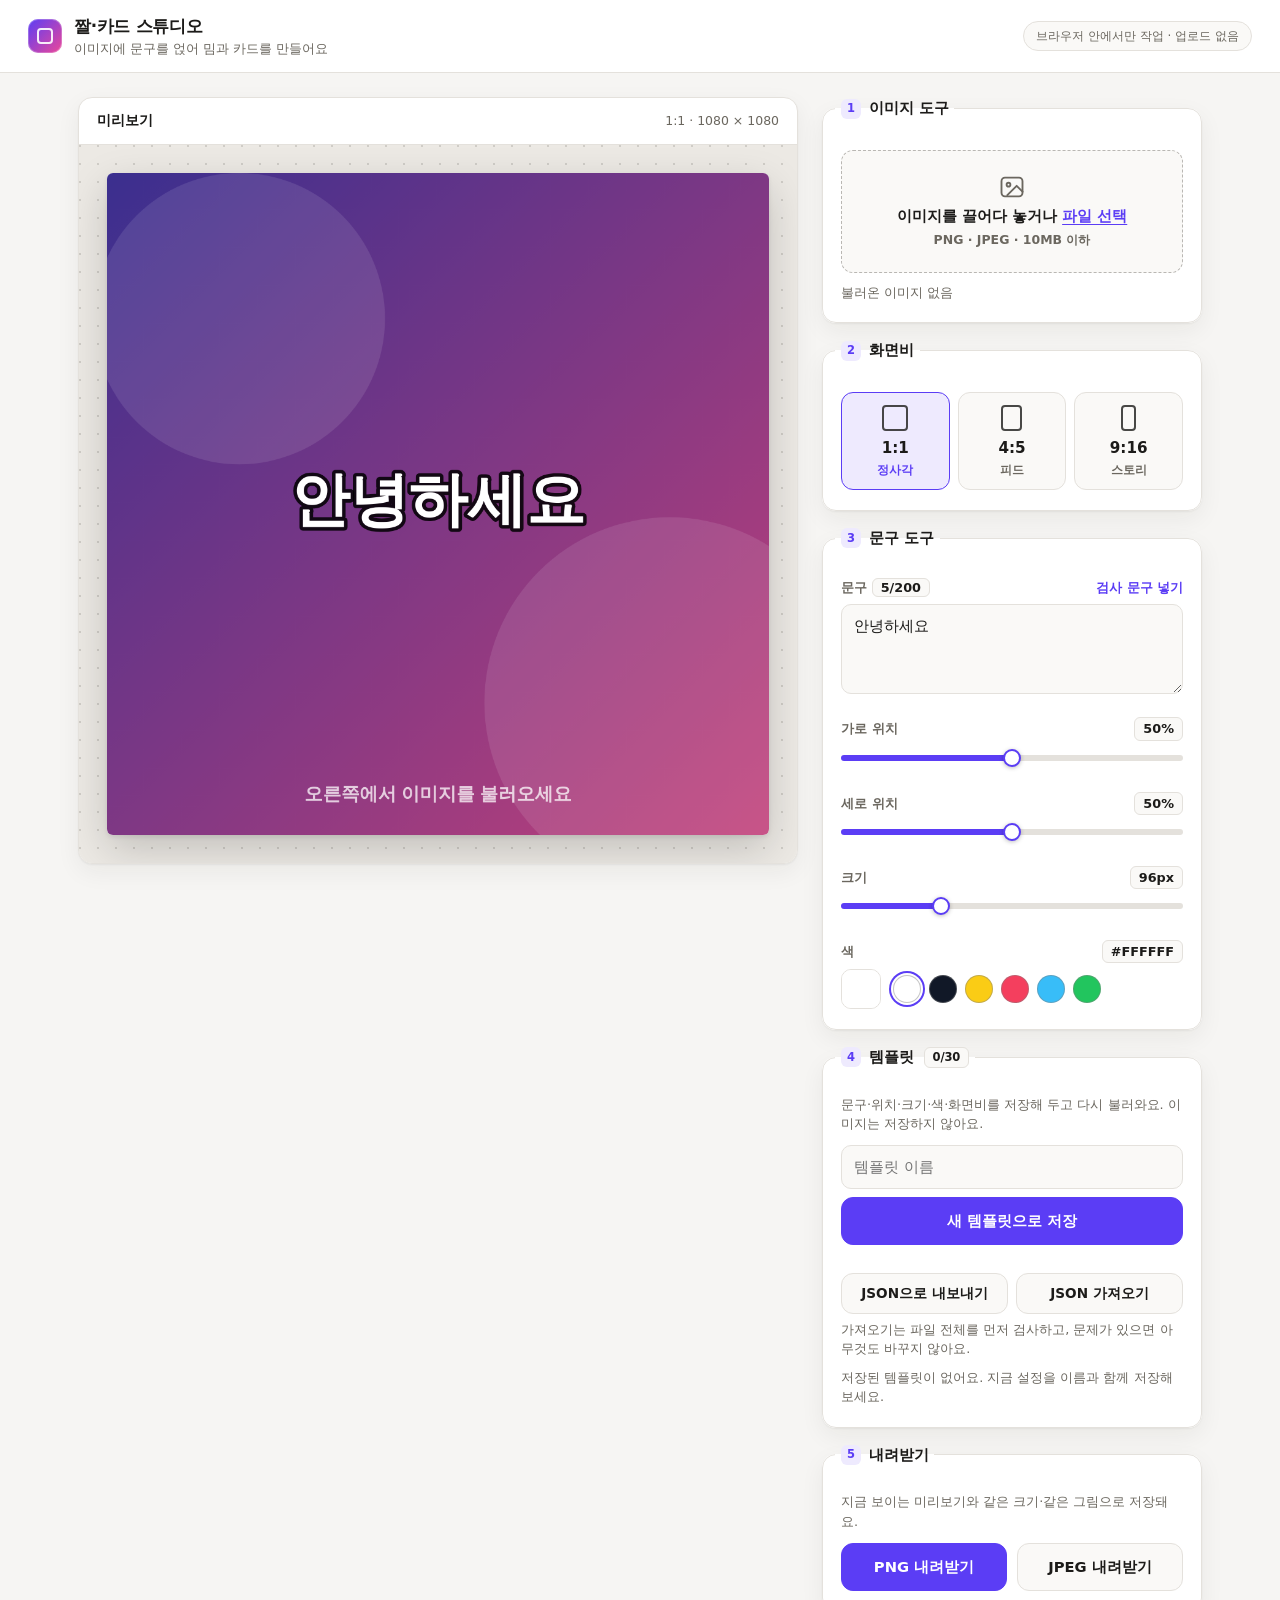
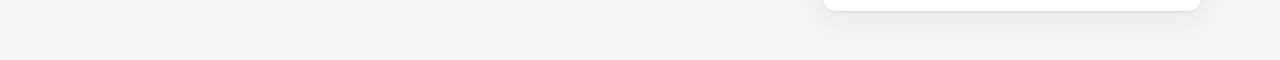
<file: index.html>
<!doctype html>
<html lang="ko">
<head>
<meta charset="utf-8">
<meta name="viewport" content="width=device-width, initial-scale=1">
<meta name="color-scheme" content="light dark">
<title>짤·카드 스튜디오</title>
<link rel="stylesheet" href="style.css">
</head>
<body>
<header class="topbar">
  <div class="brand">
    <span class="brand-mark" aria-hidden="true"></span>
    <div>
      <h1>짤·카드 스튜디오</h1>
      <p>이미지에 문구를 얹어 밈과 카드를 만들어요</p>
    </div>
  </div>
  <span class="badge">브라우저 안에서만 작업 · 업로드 없음</span>
</header>

<main class="layout">
  <section class="stage" aria-label="미리보기">
    <div class="stage-head">
      <span class="stage-title">미리보기</span>
      <span id="canvas-meta" class="stage-meta">1:1 · 1080 × 1080</span>
    </div>
    <div class="stage-body">
      <canvas id="canvas" width="1080" height="1080" role="img" aria-label="미리보기 캔버스"></canvas>
    </div>
  </section>

  <aside class="tools" aria-label="편집 도구">
    <div id="message" role="alert" aria-live="polite" hidden></div>

    <fieldset id="image-tools" class="panel">
      <legend><span class="step">1</span>이미지 도구</legend>

      <label id="dropzone" class="dropzone" for="file">
        <svg viewBox="0 0 24 24" width="28" height="28" aria-hidden="true" fill="none" stroke="currentColor" stroke-width="1.6" stroke-linecap="round" stroke-linejoin="round"><rect x="3" y="4" width="18" height="16" rx="3"/><circle cx="9" cy="10" r="1.6"/><path d="m21 16-5-5-8 8"/></svg>
        <span class="dz-title">이미지를 끌어다 놓거나 <u>파일 선택</u></span>
        <span class="dz-sub">PNG · JPEG · 10MB 이하</span>
      </label>
      <input id="file" class="visually-hidden" type="file" accept="image/png,image/jpeg">
      <p id="file-info" class="hint">불러온 이미지 없음</p>
    </fieldset>

    <fieldset id="ratio-tools" class="panel">
      <legend><span class="step">2</span>화면비</legend>
      <div class="segmented" role="radiogroup" aria-label="화면비">
        <input type="radio" name="ratio" id="ratio-1-1" value="1:1" checked>
        <label for="ratio-1-1"><i class="ratio-icon r11" aria-hidden="true"></i>1:1<small>정사각</small></label>
        <input type="radio" name="ratio" id="ratio-4-5" value="4:5">
        <label for="ratio-4-5"><i class="ratio-icon r45" aria-hidden="true"></i>4:5<small>피드</small></label>
        <input type="radio" name="ratio" id="ratio-9-16" value="9:16">
        <label for="ratio-9-16"><i class="ratio-icon r916" aria-hidden="true"></i>9:16<small>스토리</small></label>
      </div>
    </fieldset>

    <fieldset id="text-tools" class="panel">
      <legend><span class="step">3</span>문구 도구</legend>

      <div class="field">
        <div class="field-head">
          <label for="text">문구 <output id="text-count" aria-live="off"></output></label>
          <button type="button" id="fill-test" class="link-btn">검사 문구 넣기</button>
        </div>
        <textarea id="text" rows="3" maxlength="200" placeholder="문구를 입력하세요">안녕하세요</textarea>
        <p id="fit-note" class="hint" role="status" hidden></p>
      </div>

      <div class="field">
        <div class="field-head"><label for="x">가로 위치</label><output id="x-out"></output></div>
        <input id="x" type="range" min="0" max="100" value="50">
      </div>

      <div class="field">
        <div class="field-head"><label for="y">세로 위치</label><output id="y-out"></output></div>
        <input id="y" type="range" min="0" max="100" value="50">
      </div>

      <div class="field">
        <div class="field-head"><label for="size">크기</label><output id="size-out"></output></div>
        <input id="size" type="range" min="16" max="300" value="96">
      </div>

      <div class="field">
        <div class="field-head"><label for="color">색</label><output id="color-out"></output></div>
        <div class="color-row">
          <input id="color" type="color" value="#ffffff" aria-label="색 직접 선택">
          <div class="swatches" role="group" aria-label="추천 색">
            <button type="button" class="swatch" data-color="#ffffff" style="--c:#ffffff" aria-label="흰색"></button>
            <button type="button" class="swatch" data-color="#111827" style="--c:#111827" aria-label="검정"></button>
            <button type="button" class="swatch" data-color="#facc15" style="--c:#facc15" aria-label="노랑"></button>
            <button type="button" class="swatch" data-color="#f43f5e" style="--c:#f43f5e" aria-label="빨강"></button>
            <button type="button" class="swatch" data-color="#38bdf8" style="--c:#38bdf8" aria-label="하늘"></button>
            <button type="button" class="swatch" data-color="#22c55e" style="--c:#22c55e" aria-label="초록"></button>
          </div>
        </div>
      </div>
    </fieldset>

    <fieldset id="template-tools" class="panel">
      <legend><span class="step">4</span>템플릿 <output id="tpl-count" class="legend-count"></output></legend>
      <p class="hint tpl-intro">문구·위치·크기·색·화면비를 저장해 두고 다시 불러와요. 이미지는 저장하지 않아요.</p>

      <div id="tpl-editing" class="editing-note" role="status" hidden></div>
      <div class="tpl-form">
        <label for="tpl-name" class="visually-hidden">템플릿 이름</label>
        <input id="tpl-name" type="text" maxlength="30" placeholder="템플릿 이름" autocomplete="off">
        <button type="button" id="tpl-save" class="btn primary">새 템플릿으로 저장</button>
        <button type="button" id="tpl-cancel" class="btn" hidden>수정 취소</button>
      </div>

      <ul id="tpl-list" class="tpl-list" aria-label="저장된 템플릿"></ul>
      <div class="tpl-io">
        <button type="button" id="tpl-export" class="btn">JSON으로 내보내기</button>
        <label for="tpl-import" class="btn tpl-import-btn">JSON 가져오기</label>
        <input id="tpl-import" class="visually-hidden" type="file" accept="application/json,.json">
      </div>
      <p class="hint tpl-io-hint">가져오기는 파일 전체를 먼저 검사하고, 문제가 있으면 아무것도 바꾸지 않아요.</p>
      <p id="tpl-empty" class="hint">저장된 템플릿이 없어요. 지금 설정을 이름과 함께 저장해 보세요.</p>
      <p id="tpl-storage-warn" class="hint warn" hidden>이 브라우저에서는 저장이 막혀 있어서 새로고침하면 템플릿이 사라져요.</p>
    </fieldset>

    <fieldset id="export-tools" class="panel">
      <legend><span class="step">5</span>내려받기</legend>
      <p class="hint export-hint">지금 보이는 미리보기와 같은 크기·같은 그림으로 저장돼요.</p>
      <div class="btn-row">
        <button type="button" id="dl-png" class="btn primary">PNG 내려받기</button>
        <button type="button" id="dl-jpeg" class="btn">JPEG 내려받기</button>
      </div>
    </fieldset>
  </aside>
</main>

<script src="app.js"></script>
<script src="templates.js"></script>
</body>
</html>
</file>
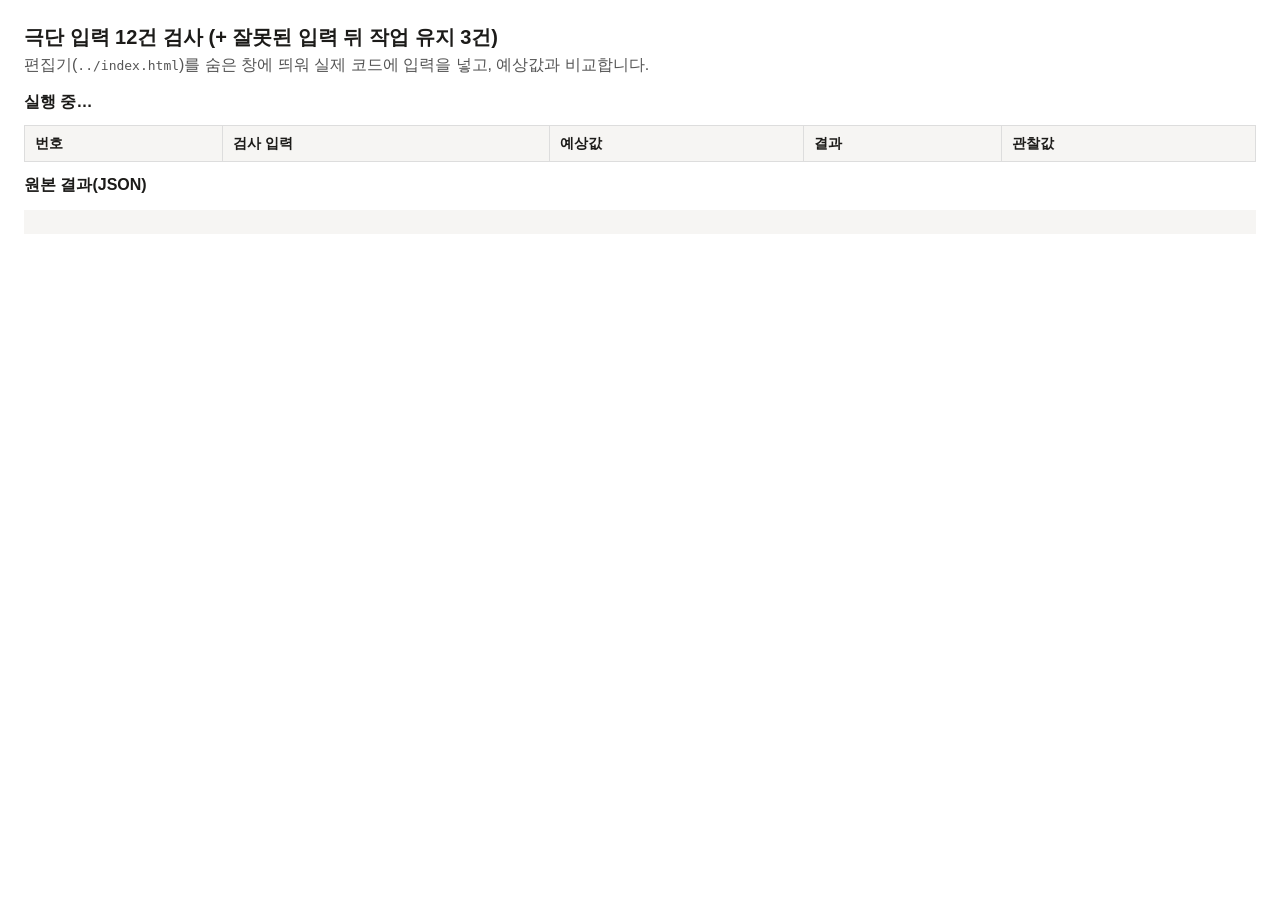
<file: tests/extreme.html>
<!doctype html>
<html lang="ko">
<head>
<meta charset="utf-8">
<meta name="viewport" content="width=device-width, initial-scale=1">
<title>극단 입력 12건 검사</title>
<style>
  body { font-family: "Malgun Gothic", "Apple SD Gothic Neo", sans-serif; margin: 24px; color: #1c1b19; }
  h1 { font-size: 1.25rem; margin: 0 0 4px; }
  p { color: #555; margin: 4px 0 16px; }
  table { border-collapse: collapse; width: 100%; font-size: .9rem; }
  th, td { border: 1px solid #ddd; padding: 8px 10px; text-align: left; vertical-align: top; }
  th { background: #f6f5f3; }
  .PASS { color: #14532d; font-weight: 800; }
  .FAIL { color: #991b1b; font-weight: 800; }
  #summary { font-weight: 800; margin: 12px 0; }
  iframe { position: absolute; left: -9999px; width: 1200px; height: 900px; }
  pre { background: #f6f5f3; padding: 12px; overflow: auto; font-size: .8rem; }
</style>
</head>
<body>
<h1>극단 입력 12건 검사 (+ 잘못된 입력 뒤 작업 유지 3건)</h1>
<p>편집기(<code>../index.html</code>)를 숨은 창에 띄워 실제 코드에 입력을 넣고, 예상값과 비교합니다.</p>
<div id="summary">실행 중…</div>
<table>
  <thead><tr><th>번호</th><th>검사 입력</th><th>예상값</th><th>결과</th><th>관찰값</th></tr></thead>
  <tbody id="rows"></tbody>
</table>
<h2 style="font-size:1rem">원본 결과(JSON)</h2>
<pre id="raw"></pre>
<iframe id="app" src="../index.html" title="편집기"></iframe>

<script>
"use strict";
const frame = document.getElementById("app");
const wait = (ms) => new Promise((r) => setTimeout(r, ms));

frame.addEventListener("load", async () => {
  await wait(300);
  const S = frame.contentWindow.studio;
  const results = [];
  const seg = new Intl.Segmenter("ko", { granularity: "grapheme" });
  const graphemeCount = (s) => Array.from(seg.segment(s)).length;
  const stripWs = (s) => s.replace(/\s+/g, "");

  // ---------- 도우미 ----------
  async function makeImageFile(name, w, h, paint, type = "image/png") {
    const c = document.createElement("canvas");
    c.width = w; c.height = h;
    paint(c.getContext("2d"), w, h);
    const blob = await new Promise((r) => c.toBlob(r, type, 0.92));
    return new File([blob], name, { type });
  }
  const gradient = (g, w, h) => {
    const gr = g.createLinearGradient(0, 0, w, h);
    gr.addColorStop(0, "#0ea5e9"); gr.addColorStop(1, "#f97316");
    g.fillStyle = gr; g.fillRect(0, 0, w, h);
  };

  async function reset({ text = "", size = 64, ratio = "1:1", x = 50, y = 50, file = null } = {}) {
    Object.assign(S.state, { text, size, x, y, color: "#ffffff", ratio });
    if (S.state.image) { S.state.image.close(); S.state.image = null; }
    if (file) await S.handleFile(file);
    S.applyRatio();
  }

  const px = (canvas, x, y) => {
    const d = canvas.getContext("2d", { willReadFrequently: true }).getImageData(x, y, 1, 1).data;
    return { r: d[0], g: d[1], b: d[2], a: d[3] };
  };

  // 화면(미리보기)과 PNG 파일이 픽셀까지 같은가
  async function pngMatchesPreview() {
    const blob = await S.exportBlob("png");
    const bmp = await createImageBitmap(blob);
    const cmp = document.createElement("canvas");
    cmp.width = bmp.width; cmp.height = bmp.height;
    const cx = cmp.getContext("2d", { willReadFrequently: true });
    cx.drawImage(bmp, 0, 0);
    const a = cx.getImageData(0, 0, cmp.width, cmp.height).data;
    const b = S.canvas.getContext("2d", { willReadFrequently: true }).getImageData(0, 0, S.canvas.width, S.canvas.height).data;
    if (a.length !== b.length) return { ok: false, why: `크기 다름 ${bmp.width}x${bmp.height} vs ${S.canvas.width}x${S.canvas.height}` };
    // 그림 엔진의 반올림 흔들림(부드러운 그라데이션 확대 시 최대 2/255)은 허용한다.
    // 위치·잘림·줄바꿈이 어긋나면 이보다 훨씬 크게 벌어진다.
    let maxDiff = 0;
    for (let i = 0; i < a.length; i++) { const d = Math.abs(a[i] - b[i]); if (d > maxDiff) maxDiff = d; }
    return { ok: maxDiff <= MATCH_TOLERANCE, maxDiff, why: `최대 채널 오차 ${maxDiff}/255` };
  }
  const MATCH_TOLERANCE = 3;

  // 문구 배치 검사: 글자 보존 / 폭 이내 / 캔버스 안에 전부 들어감 / 이모지 안 쪼개짐
  function textReport(text) {
    const c = S.canvas.getContext("2d");
    const w = S.canvas.width, h = S.canvas.height;
    const L = S.layoutText(c, S.state, w, h);
    if (!L) return { L: null };
    c.font = `700 ${L.size}px "Malgun Gothic", "Apple SD Gothic Neo", "Noto Sans KR", sans-serif`;
    const maxLine = Math.max(...L.lines.map((l) => c.measureText(l).width));
    const last = L.top + (L.lines.length - 1) * L.lineHeight;
    const topEdge = L.top - L.size * 0.6;
    const bottomEdge = last + L.size * 0.6;
    return {
      L,
      preserved: stripWs(L.lines.join("")) === stripWs(text),
      graphemesIntact: graphemeCount(stripWs(L.lines.join(""))) === graphemeCount(stripWs(text)),
      widthOk: maxLine <= w * S.TEXT_MAX_WIDTH + 1,
      fitsCanvas: topEdge >= 0 && bottomEdge <= h,
      detail: `줄 ${L.lines.length}, 글자크기 ${Math.round(L.size)}px, 최장줄 ${Math.round(maxLine)}/${Math.round(w * S.TEXT_MAX_WIDTH)}px, 블록 y ${Math.round(topEdge)}~${Math.round(bottomEdge)} / 높이 ${h}`,
    };
  }

  function record(id, input, expected, pass, observed) {
    results.push({ id, input, expected, result: pass ? "PASS" : "FAIL", observed });
  }

  const KO_LONG = "대한민국의 아름다운 사계절을 담은 사진에 한 줄 문구를 얹어서 친구들에게 공유해 보세요 ".repeat(2).slice(0, 120);
  const baseImg = () => makeImageFile("base.png", 1200, 900, gradient);

  // ---------- 12건 ----------
  {
    await reset({ text: KO_LONG, size: 64, file: await baseImg() });
    const r = textReport(KO_LONG);
    record("01", "긴 한글 120자, 64px, 1:1", "글자 손실 없이, 폭 이내로 줄바꿈되고 캔버스 안에 전부 보임",
      r.preserved && r.widthOk && r.fitsCanvas, r.detail);
  }
  {
    const t = "https://example.com/" + "a".repeat(80);
    await reset({ text: t, size: 64, file: await baseImg() });
    const r = textReport(t);
    record("02", "공백 없는 긴 영문 주소 100자, 64px", "글자 단위로 줄바꿈되어 폭 이내, 글자 손실 없음",
      r.preserved && r.widthOk && r.fitsCanvas, r.detail);
  }
  {
    const t = "Hello 안녕 World 世界 123 ABCdef 가나다 !?@# ".repeat(3);
    await reset({ text: t, size: 64, file: await baseImg() });
    const r = textReport(t);
    record("03", "한글·영문·한자·숫자·기호 혼합", "글자 손실 없음, 폭 이내, 캔버스 안",
      r.preserved && r.widthOk && r.fitsCanvas, r.detail);
  }
  {
    const t = "첫째 줄\n\n셋째 줄(위는 빈 줄)\n넷째\n\n\n일곱째 줄";
    await reset({ text: t, size: 48, file: await baseImg() });
    const r = textReport(t);
    record("04", "수동 줄바꿈 7줄(빈 줄 포함), 48px", "줄 수가 7줄 그대로 유지됨",
      r.L && r.L.lines.length === 7 && r.fitsCanvas, r.detail);
  }
  {
    const t = "😀😃😄😁😆😅🤣😂🙂😉".repeat(3);
    await reset({ text: t, size: 96, file: await baseImg() });
    const r = textReport(t);
    record("05", "단순 이모지 30개, 96px", "이모지가 하나도 깨지지 않고 폭 이내, 캔버스 안",
      r.preserved && r.graphemesIntact && r.widthOk && r.fitsCanvas, r.detail);
  }
  {
    const t = "👨‍👩‍👧‍👦🇰🇷👍🏽🏳️‍🌈".repeat(6);
    const bad = [];
    for (let size = 60; size <= 130; size += 5) {
      await reset({ text: t, size, file: await baseImg() });
      const r = textReport(t);
      if (!r.graphemesIntact) bad.push(size);
    }
    record("06", "복합 이모지(가족·국기·피부색·무지개 깃발) 반복, 글자크기 60~130px 훑기", "어떤 크기에서도 이모지가 줄 경계에서 쪼개지지 않음",
      bad.length === 0, bad.length ? `쪼개진 글자크기: ${bad.join(", ")}px` : "모든 크기에서 온전함");
  }
  {
    await reset({ text: "", file: await baseImg() });
    let err = null, m = { ok: false };
    try { m = await pngMatchesPreview(); } catch (e) { err = e; }
    record("07", "빈 문구", "오류 없이 이미지만 그려지고 파일과 화면이 같음",
      !err && m.ok && S.layoutText(S.canvas.getContext("2d"), S.state, S.canvas.width, S.canvas.height) === null,
      err ? String(err) : "문구 없음, 화면=파일");
  }
  {
    await reset({ text: "   \n  \n\t", file: await baseImg() });
    let err = null, m = { ok: false };
    try { m = await pngMatchesPreview(); } catch (e) { err = e; }
    record("08", "공백·줄바꿈만 있는 문구", "빈 문구처럼 처리되고 화면=파일",
      !err && m.ok, err ? String(err) : "문구 없음으로 처리, 화면=파일");
  }
  {
    const tall = await makeImageFile("tall.png", 500, 3000, gradient);
    const notes = [];
    let ok = true;
    for (const ratio of ["1:1", "4:5", "9:16"]) {
      await reset({ text: "세로 사진 " + ratio, size: 64, ratio, file: tall });
      const m = await pngMatchesPreview();
      const corners = [[0, 0], [S.canvas.width - 1, 0], [0, S.canvas.height - 1], [S.canvas.width - 1, S.canvas.height - 1]];
      const filled = corners.every(([x, y]) => px(S.canvas, x, y).a === 255);
      ok = ok && m.ok && filled;
      notes.push(`${ratio}: 화면=파일 ${m.ok}(${m.why}), 네 모서리 채워짐 ${filled}`);
    }
    record("09", "세로로 아주 긴 이미지 500×3000, 세 화면비", "세 화면비 모두 화면=파일이고 빈 여백 없이 꽉 참", ok, notes.join(" / "));
  }
  {
    const wide = await makeImageFile("wide.png", 4000, 300, gradient);
    const notes = [];
    let ok = true;
    for (const ratio of ["1:1", "4:5", "9:16"]) {
      await reset({ text: "가로 사진 " + ratio, size: 64, ratio, file: wide });
      const m = await pngMatchesPreview();
      const corners = [[0, 0], [S.canvas.width - 1, 0], [0, S.canvas.height - 1], [S.canvas.width - 1, S.canvas.height - 1]];
      const filled = corners.every(([x, y]) => px(S.canvas, x, y).a === 255);
      ok = ok && m.ok && filled;
      notes.push(`${ratio}: 화면=파일 ${m.ok}(${m.why}), 네 모서리 채워짐 ${filled}`);
    }
    record("10", "가로로 아주 긴 이미지 4000×300, 세 화면비", "세 화면비 모두 화면=파일이고 빈 여백 없이 꽉 참", ok, notes.join(" / "));
  }
  {
    // 왼쪽 절반은 완전 투명, 오른쪽 절반은 빨강인 PNG
    const transparent = await makeImageFile("transparent.png", 800, 800, (g, w, h) => {
      g.clearRect(0, 0, w, h); g.fillStyle = "#e11d48"; g.fillRect(w / 2, 0, w / 2, h);
    });
    await reset({ text: "", ratio: "1:1", file: transparent });
    const preview = px(S.canvas, 100, 540);            // 투명 영역
    const jpeg = await S.exportBlob("jpeg");
    const bmp = await createImageBitmap(jpeg);
    const c = document.createElement("canvas"); c.width = bmp.width; c.height = bmp.height;
    const cx = c.getContext("2d", { willReadFrequently: true }); cx.drawImage(bmp, 0, 0);
    const f = cx.getImageData(100, 540, 1, 1).data;
    const previewOpaque = preview.a === 255;
    const jpegLight = f[0] > 200 && f[1] > 200 && f[2] > 200;
    record("11", "일부가 투명한 PNG를 JPEG로 저장", "투명 영역이 화면과 파일 모두 밝은 배경(흰색)으로 나오고 검정이 되지 않음",
      previewOpaque && jpegLight, `화면 투명영역 alpha=${preview.a}, JPEG 같은 자리 RGB=(${f[0]},${f[1]},${f[2]})`);
  }
  {
    const t = "글자가 아주 큰 경우에도 화면 밖으로 넘치지 않아야 합니다 ".repeat(3).slice(0, 100);
    await reset({ text: t, size: 300, file: await baseImg() });
    const r = textReport(t);
    record("12", "글자 300px + 한글 100자, 1:1", "글자가 캔버스 밖으로 넘치지 않고 전부 보임(필요하면 자동으로 줄임)",
      r.preserved && r.widthOk && r.fitsCanvas, r.detail);
  }

  // ---------- C16: 잘못된 입력 뒤 작업 유지 ----------
  {
    await reset({ text: "지켜야 하는 문구", size: 80, x: 30, y: 70, file: await baseImg() });
    const keep = () => ({ img: S.state.image, text: S.state.text, size: S.state.size, x: S.state.x, y: S.state.y, ratio: S.state.ratio, dataUrl: S.canvas.toDataURL() });
    const msgBox = frame.contentDocument.getElementById("message");

    const good = await baseImg();
    const truncated = new File([(await good.arrayBuffer()).slice(0, 300)], "broken.png", { type: "image/png" });
    const pngHeader = new Uint8Array([0x89, 0x50, 0x4e, 0x47, 0x0d, 0x0a, 0x1a, 0x0a]);
    const oversize = new File([pngHeader, new Uint8Array(10 * 1024 * 1024 + 1)], "huge.png", { type: "image/png" });
    const empty = new File([], "empty.png", { type: "image/png" });

    for (const [id, label, file] of [
      ["C16-a", "앞부분만 있는 깨진 PNG(서명은 정상)", truncated],
      ["C16-b", "10MB를 넘는 PNG", oversize],
      ["C16-c", "0바이트 파일", empty],
    ]) {
      const before = keep();
      await S.handleFile(file);
      await wait(100);
      const after = keep();
      const same = before.img === after.img && before.text === after.text && before.size === after.size &&
        before.x === after.x && before.y === after.y && before.ratio === after.ratio && before.dataUrl === after.dataUrl;
      const msgShown = msgBox.className === "error" && msgBox.textContent.length > 0 && !msgBox.hidden;
      record(id, label, "기존 이미지·문구·위치·화면비가 그대로이고 거부 이유가 표시됨", same && msgShown,
        `작업 유지 ${same}, 이유 표시 ${msgShown}: ${msgBox.textContent.slice(0, 40)}`);
    }
  }

  // ---------- 출력 ----------
  const rows = document.getElementById("rows");
  for (const r of results) {
    const tr = document.createElement("tr");
    for (const v of [r.id, r.input, r.expected, r.result, r.observed]) {
      const td = document.createElement("td");
      td.textContent = v;
      if (v === "PASS" || v === "FAIL") td.className = v;
      tr.appendChild(td);
    }
    rows.appendChild(tr);
  }
  const fails = results.filter((r) => r.result === "FAIL").length;
  document.getElementById("summary").textContent = `총 ${results.length}건 · PASS ${results.length - fails} · FAIL ${fails}`;
  document.getElementById("raw").textContent = JSON.stringify(results, null, 1);
  window.__results = results;
  document.title = "DONE " + document.title;
});
</script>
</body>
</html>
</file>
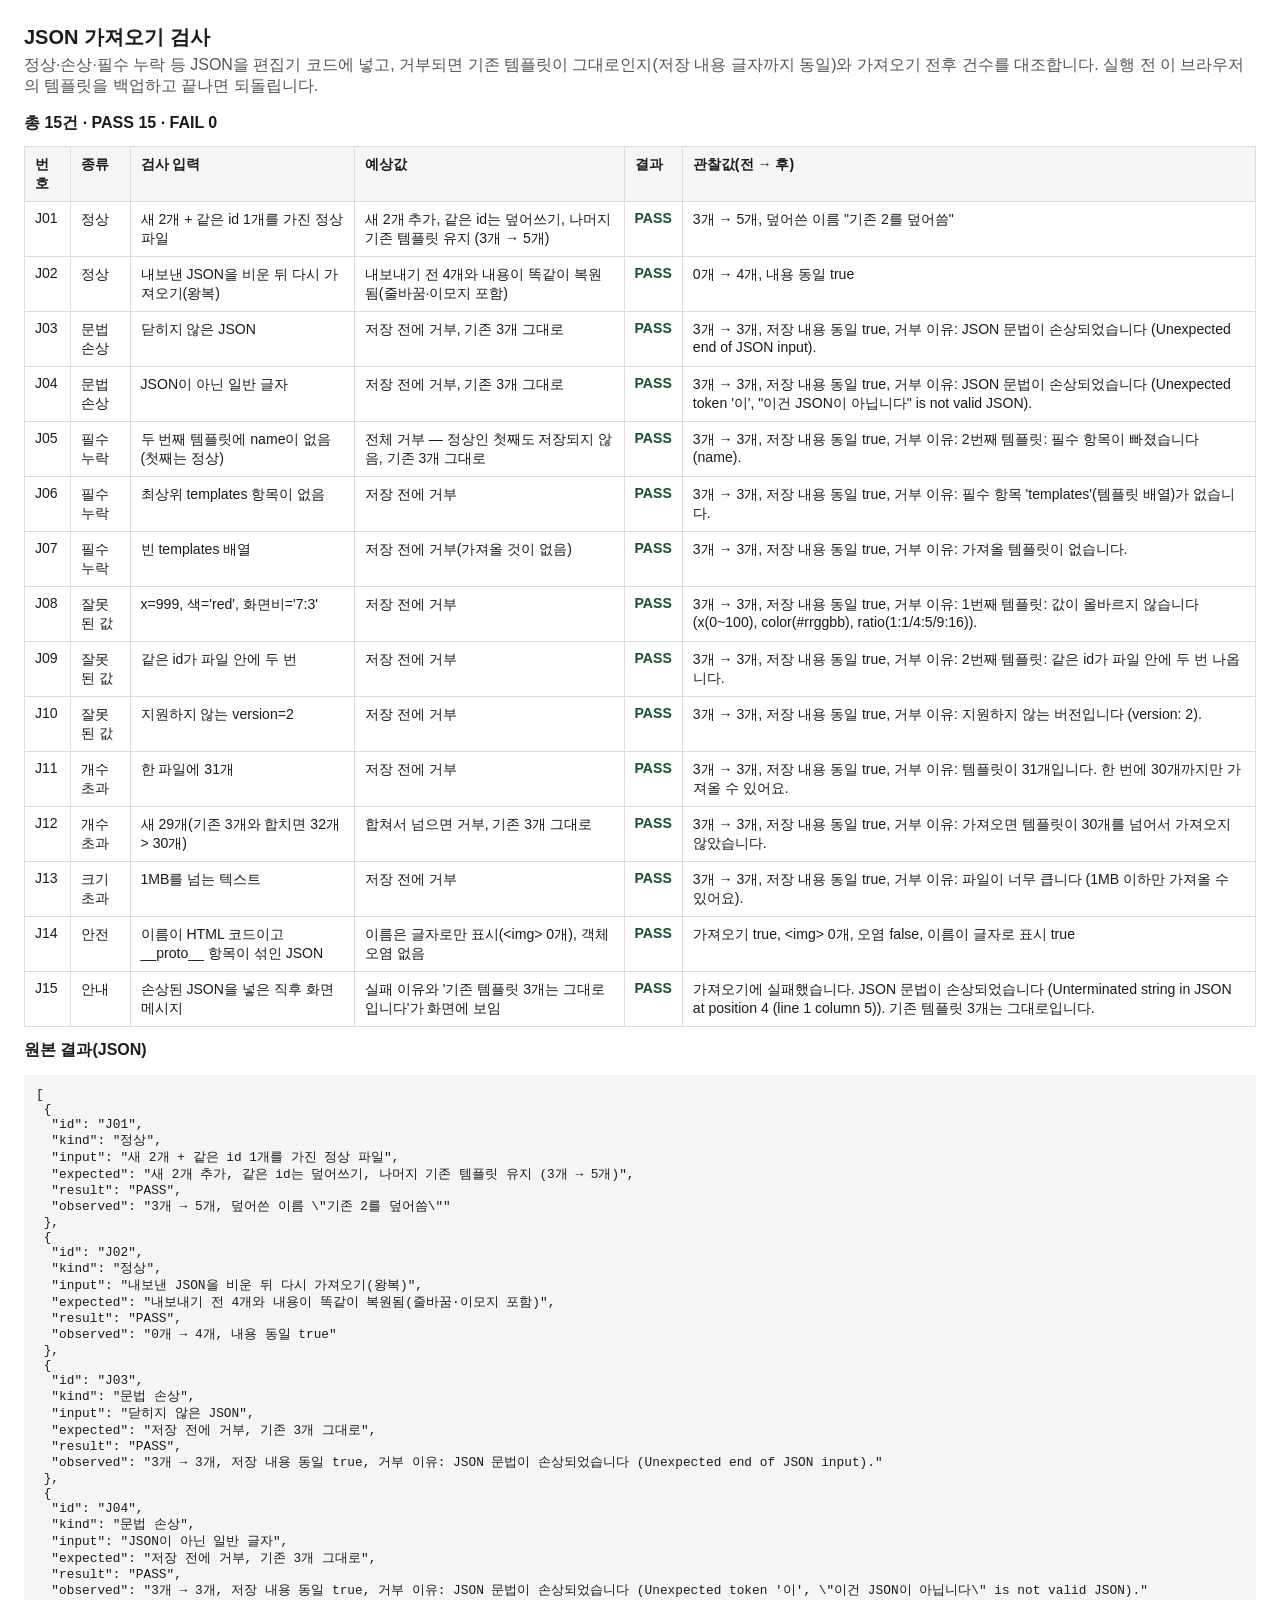
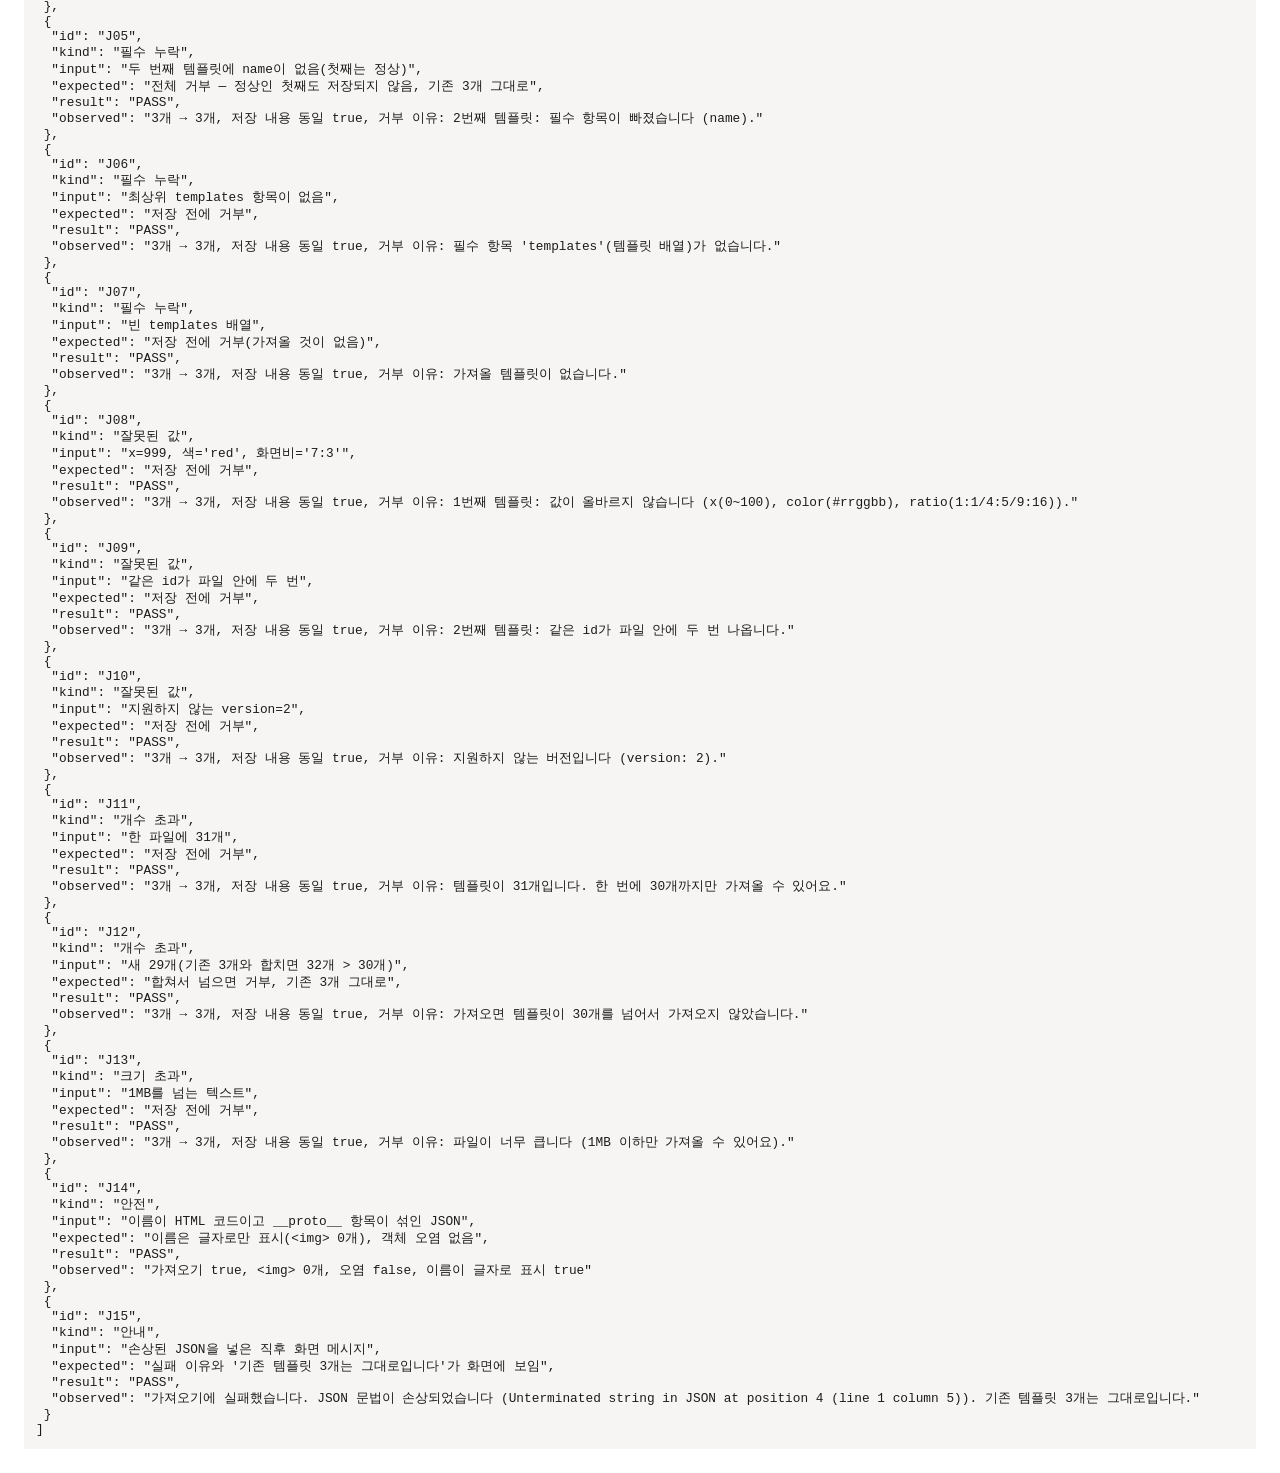
<file: tests/import.html>
<!doctype html>
<html lang="ko">
<head>
<meta charset="utf-8">
<meta name="viewport" content="width=device-width, initial-scale=1">
<title>JSON 가져오기 검사</title>
<style>
  body { font-family: "Malgun Gothic", "Apple SD Gothic Neo", sans-serif; margin: 24px; color: #1c1b19; }
  h1 { font-size: 1.25rem; margin: 0 0 4px; }
  p { color: #555; margin: 4px 0 16px; }
  table { border-collapse: collapse; width: 100%; font-size: .88rem; }
  th, td { border: 1px solid #ddd; padding: 8px 10px; text-align: left; vertical-align: top; }
  th { background: #f6f5f3; }
  .PASS { color: #14532d; font-weight: 800; }
  .FAIL { color: #991b1b; font-weight: 800; }
  #summary { font-weight: 800; margin: 12px 0; }
  iframe { position: absolute; left: -9999px; width: 1200px; height: 900px; }
  pre { background: #f6f5f3; padding: 12px; overflow: auto; font-size: .8rem; }
</style>
</head>
<body>
<h1>JSON 가져오기 검사</h1>
<p>정상·손상·필수 누락 등 JSON을 편집기 코드에 넣고, 거부되면 기존 템플릿이 그대로인지(저장 내용 글자까지 동일)와 가져오기 전후 건수를 대조합니다. 실행 전 이 브라우저의 템플릿을 백업하고 끝나면 되돌립니다.</p>
<div id="summary">실행 중…</div>
<table>
  <thead><tr><th>번호</th><th>종류</th><th>검사 입력</th><th>예상값</th><th>결과</th><th>관찰값(전 → 후)</th></tr></thead>
  <tbody id="rows"></tbody>
</table>
<h2 style="font-size:1rem">원본 결과(JSON)</h2>
<pre id="raw"></pre>
<iframe id="app" src="../index.html" title="편집기"></iframe>

<script>
"use strict";
const frame = document.getElementById("app");
const wait = (ms) => new Promise((r) => setTimeout(r, ms));

frame.addEventListener("load", async () => {
  await wait(300);
  const win = frame.contentWindow;
  const T = win.studioTemplates;
  const KEY = T.STORE_KEY;
  const results = [];
  const backup = localStorage.getItem(KEY); // 실행 뒤 되돌리기 위해 보관

  const mk = (i, over = {}) => ({
    id: "base-" + i, name: "기존 " + i, text: "기존 문구 " + i, x: 10 * i, y: 20 * i, size: 50 + i, color: "#112233", ratio: "1:1",
    createdAt: 1, updatedAt: 1, ...over,
  });
  const file = (templates, extra = {}) => JSON.stringify({ format: "meme-card-studio-templates", version: 1, templates, ...extra });
  const raw = () => localStorage.getItem(KEY);
  const count = () => T.readStore().length;

  function seedBase() {
    localStorage.setItem(KEY, JSON.stringify({ version: 1, items: [mk(1), mk(2), mk(3)] }));
  }

  // 거부되어야 하는 경우: 결과 실패 + 저장 내용이 글자까지 그대로 + 건수 그대로
  function expectReject(id, kind, input, expected, text) {
    seedBase();
    const snapshot = raw();
    const before = count();
    const r = T.importText(text);
    const after = count();
    const unchanged = raw() === snapshot;
    const pass = r.ok === false && unchanged && before === after;
    results.push({ id, kind, input, expected, result: pass ? "PASS" : "FAIL",
      observed: `${before}개 → ${after}개, 저장 내용 동일 ${unchanged}, 거부 이유: ${(r.errors || []).join(" ").slice(0, 110)}` });
  }

  // ---- 정상 ----
  {
    seedBase();
    const before = count();
    const r = T.importText(file([
      { id: "new-1", name: "새 템플릿 A", text: "가져온 A", x: 50, y: 50, size: 80, color: "#ff0000", ratio: "4:5" },
      { id: "new-2", name: "새 템플릿 B", text: "가져온 B", x: 30, y: 60, size: 70, color: "#00ff00", ratio: "9:16" },
      { id: "base-2", name: "기존 2를 덮어씀", text: "덮어쓴 문구", x: 70, y: 70, size: 99, color: "#0000ff", ratio: "1:1" },
    ]));
    const list = T.readStore();
    const b2 = list.find((t) => t.id === "base-2");
    const pass = r.ok && before === 3 && list.length === 5 && b2 && b2.name === "기존 2를 덮어씀" &&
      list.some((t) => t.id === "base-1") && list.some((t) => t.id === "base-3") && list.some((t) => t.id === "new-1");
    results.push({ id: "J01", kind: "정상", input: "새 2개 + 같은 id 1개를 가진 정상 파일",
      expected: "새 2개 추가, 같은 id는 덮어쓰기, 나머지 기존 템플릿 유지 (3개 → 5개)",
      result: pass ? "PASS" : "FAIL", observed: `${before}개 → ${list.length}개, 덮어쓴 이름 "${b2 && b2.name}"` });
  }
  {
    // 내보내기 → 비우기 → 가져오기: 원래대로 복원되는가
    seedBase();
    T.importText(file([{ id: "rt-1", name: "왕복 시험", text: "글\n줄바꿈 😀", x: 33, y: 44, size: 55, color: "#abcdef", ratio: "9:16" }]));
    const original = T.readStore();
    const exported = JSON.stringify(T.exportData());
    localStorage.removeItem(KEY);
    const before = count();
    const r = T.importText(exported);
    const restored = T.readStore();
    const strip = (l) => JSON.stringify(l.map(({ id, name, text, x, y, size, color, ratio }) => ({ id, name, text, x, y, size, color, ratio })));
    const pass = r.ok && before === 0 && restored.length === original.length && strip(restored) === strip(original);
    results.push({ id: "J02", kind: "정상", input: "내보낸 JSON을 비운 뒤 다시 가져오기(왕복)",
      expected: "내보내기 전 4개와 내용이 똑같이 복원됨(줄바꿈·이모지 포함)",
      result: pass ? "PASS" : "FAIL", observed: `${before}개 → ${restored.length}개, 내용 동일 ${strip(restored) === strip(original)}` });
  }

  // ---- 문법 손상 ----
  expectReject("J03", "문법 손상", "닫히지 않은 JSON", "저장 전에 거부, 기존 3개 그대로", '{"templates": [ {"id": "x", "name": ');
  expectReject("J04", "문법 손상", "JSON이 아닌 일반 글자", "저장 전에 거부, 기존 3개 그대로", "이건 JSON이 아닙니다");

  // ---- 필수 누락 ----
  const ok1 = { id: "ok-1", name: "정상 항목", text: "글", x: 50, y: 50, size: 60, color: "#ffffff", ratio: "1:1" };
  expectReject("J05", "필수 누락", "두 번째 템플릿에 name이 없음(첫째는 정상)", "전체 거부 — 정상인 첫째도 저장되지 않음, 기존 3개 그대로",
    file([ok1, { id: "no-name", text: "글", x: 1, y: 1, size: 60, color: "#ffffff", ratio: "1:1" }]));
  expectReject("J06", "필수 누락", "최상위 templates 항목이 없음", "저장 전에 거부", JSON.stringify({ format: "x", version: 1, items: [ok1] }));
  expectReject("J07", "필수 누락", "빈 templates 배열", "저장 전에 거부(가져올 것이 없음)", file([]));

  // ---- 잘못된 값 ----
  expectReject("J08", "잘못된 값", "x=999, 색='red', 화면비='7:3'", "저장 전에 거부", file([{ ...ok1, x: 999, color: "red", ratio: "7:3" }]));
  expectReject("J09", "잘못된 값", "같은 id가 파일 안에 두 번", "저장 전에 거부", file([ok1, { ...ok1, name: "중복" }]));
  expectReject("J10", "잘못된 값", "지원하지 않는 version=2", "저장 전에 거부", JSON.stringify({ version: 2, templates: [ok1] }));

  // ---- 개수·크기 ----
  {
    const many = Array.from({ length: 31 }, (_, i) => ({ ...ok1, id: "many-" + i, name: "많음 " + i }));
    expectReject("J11", "개수 초과", "한 파일에 31개", "저장 전에 거부", file(many));
  }
  {
    const many = Array.from({ length: 29 }, (_, i) => ({ ...ok1, id: "fill-" + i, name: "채움 " + i }));
    expectReject("J12", "개수 초과", "새 29개(기존 3개와 합치면 32개 > 30개)", "합쳐서 넘으면 거부, 기존 3개 그대로", file(many));
  }
  expectReject("J13", "크기 초과", "1MB를 넘는 텍스트", "저장 전에 거부", "x".repeat(1024 * 1024 + 10));

  // ---- 공격성 입력이 들어 있어도 안전한가 ----
  {
    seedBase();
    const r = T.importText(`{"__proto__": {"polluted": "yes"}, "templates": [${JSON.stringify({ ...ok1, id: "evil-1", name: "<img src=x onerror=alert(1)>" })}]}`);
    const imgs = frame.contentDocument.querySelectorAll("#tpl-list img").length;
    const polluted = ({}).polluted !== undefined || win.eval("({}).polluted") !== undefined;
    const shown = Array.from(frame.contentDocument.querySelectorAll("#tpl-list .tpl-name")).map((e) => e.textContent).includes("<img src=x onerror=alert(1)>");
    const pass = r.ok && imgs === 0 && !polluted && shown;
    results.push({ id: "J14", kind: "안전", input: "이름이 HTML 코드이고 __proto__ 항목이 섞인 JSON",
      expected: "이름은 글자로만 표시(<img> 0개), 객체 오염 없음",
      result: pass ? "PASS" : "FAIL", observed: `가져오기 ${r.ok}, <img> ${imgs}개, 오염 ${polluted}, 이름이 글자로 표시 ${shown}` });
  }

  // ---- 화면 메시지: 거부 시 이유와 "기존 N개 그대로" 안내 ----
  {
    seedBase();
    T.importText('{"깨진');
    const msg = frame.contentDocument.getElementById("message");
    const pass = msg.className === "error" && msg.textContent.includes("가져오기에 실패했습니다") && msg.textContent.includes("기존 템플릿 3개는 그대로");
    results.push({ id: "J15", kind: "안내", input: "손상된 JSON을 넣은 직후 화면 메시지",
      expected: "실패 이유와 '기존 템플릿 3개는 그대로입니다'가 화면에 보임",
      result: pass ? "PASS" : "FAIL", observed: msg.textContent.slice(0, 120) });
  }

  // 사용자의 원래 템플릿 복구
  if (backup === null) localStorage.removeItem(KEY); else localStorage.setItem(KEY, backup);

  const rows = document.getElementById("rows");
  for (const r of results) {
    const tr = document.createElement("tr");
    for (const v of [r.id, r.kind, r.input, r.expected, r.result, r.observed]) {
      const td = document.createElement("td");
      td.textContent = v;
      if (v === "PASS" || v === "FAIL") td.className = v;
      tr.appendChild(td);
    }
    rows.appendChild(tr);
  }
  const fails = results.filter((r) => r.result === "FAIL").length;
  document.getElementById("summary").textContent = `총 ${results.length}건 · PASS ${results.length - fails} · FAIL ${fails}`;
  document.getElementById("raw").textContent = JSON.stringify(results, null, 1);
  window.__results = results;
  document.title = "DONE " + document.title;
});
</script>
</body>
</html>
</file>
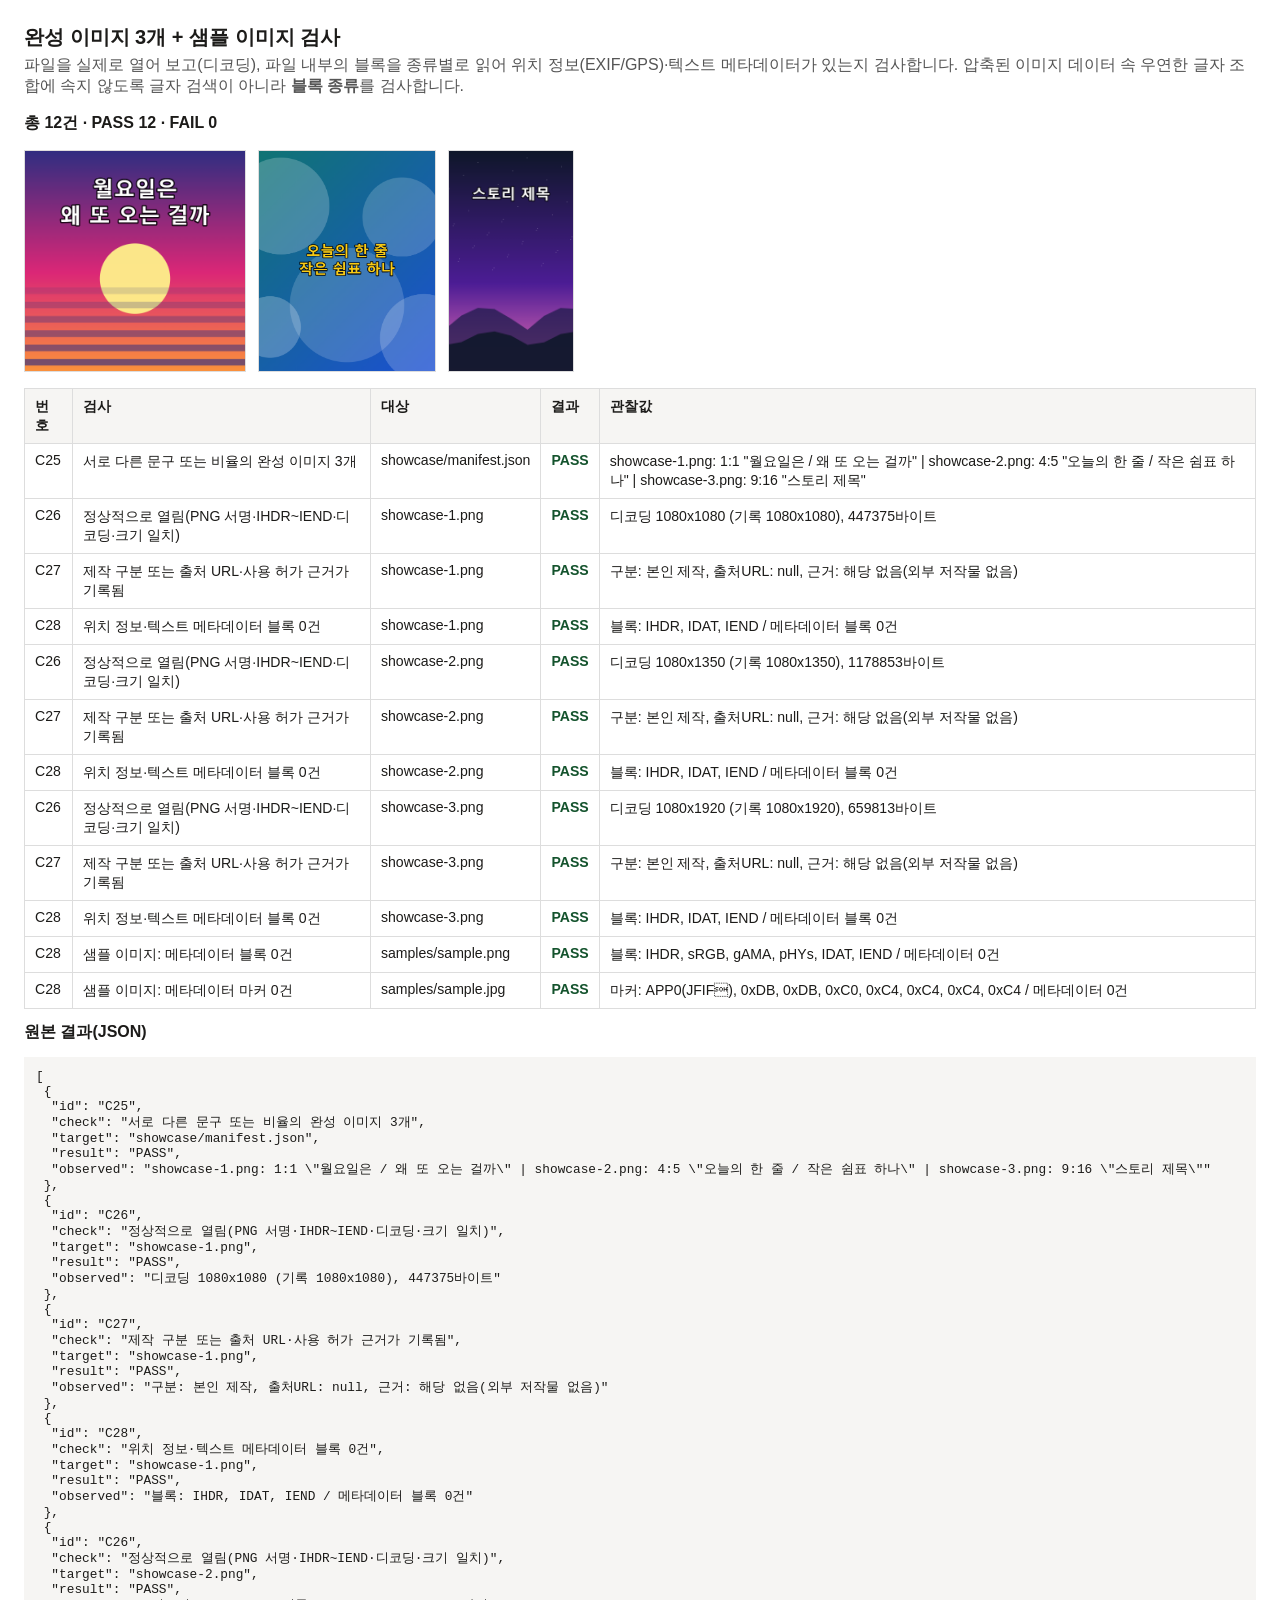
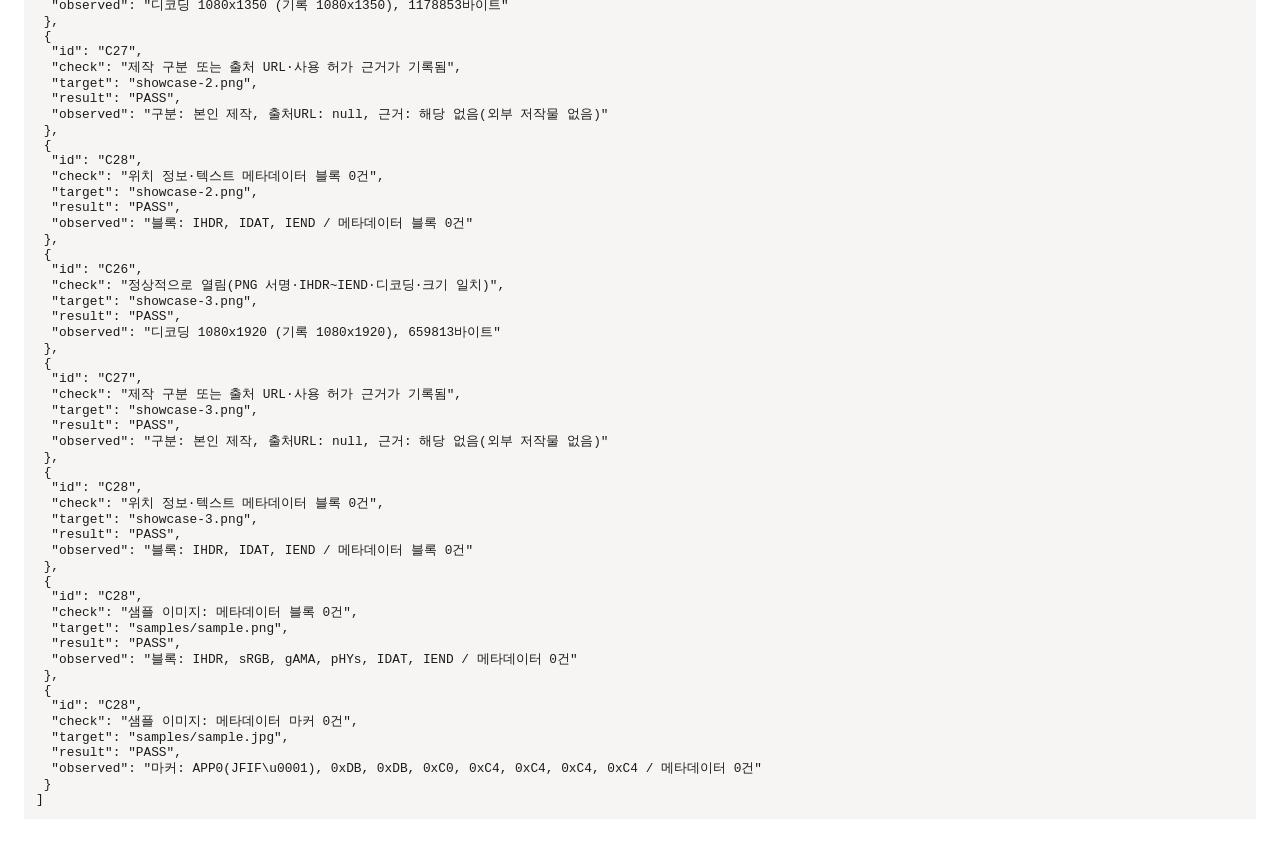
<file: tests/showcase.html>
<!doctype html>
<html lang="ko">
<head>
<meta charset="utf-8">
<meta name="viewport" content="width=device-width, initial-scale=1">
<title>완성 이미지·메타데이터 검사</title>
<style>
  body { font-family: "Malgun Gothic", "Apple SD Gothic Neo", sans-serif; margin: 24px; color: #1c1b19; }
  h1 { font-size: 1.25rem; margin: 0 0 4px; }
  p { color: #555; margin: 4px 0 16px; }
  table { border-collapse: collapse; width: 100%; font-size: .88rem; }
  th, td { border: 1px solid #ddd; padding: 8px 10px; text-align: left; vertical-align: top; }
  th { background: #f6f5f3; }
  .PASS { color: #14532d; font-weight: 800; }
  .FAIL { color: #991b1b; font-weight: 800; }
  #summary { font-weight: 800; margin: 12px 0; }
  .thumbs { display: flex; gap: 12px; flex-wrap: wrap; margin: 16px 0; }
  .thumbs img { height: 220px; border: 1px solid #ddd; }
  pre { background: #f6f5f3; padding: 12px; overflow: auto; font-size: .8rem; }
</style>
</head>
<body>
<h1>완성 이미지 3개 + 샘플 이미지 검사</h1>
<p>파일을 실제로 열어 보고(디코딩), 파일 내부의 블록을 종류별로 읽어 위치 정보(EXIF/GPS)·텍스트 메타데이터가 있는지 검사합니다. 압축된 이미지 데이터 속 우연한 글자 조합에 속지 않도록 글자 검색이 아니라 <b>블록 종류</b>를 검사합니다.</p>
<div id="summary">실행 중…</div>
<div class="thumbs" id="thumbs"></div>
<table>
  <thead><tr><th>번호</th><th>검사</th><th>대상</th><th>결과</th><th>관찰값</th></tr></thead>
  <tbody id="rows"></tbody>
</table>
<h2 style="font-size:1rem">원본 결과(JSON)</h2>
<pre id="raw"></pre>

<script>
"use strict";
const results = [];
const rec = (id, check, target, pass, observed) => results.push({ id, check, target, result: pass ? "PASS" : "FAIL", observed });

// PNG: 서명 확인 후 블록 이름을 순서대로 읽는다.
function pngChunks(bytes) {
  const sig = [0x89, 0x50, 0x4e, 0x47, 0x0d, 0x0a, 0x1a, 0x0a];
  if (bytes.length < 8 || !sig.every((b, i) => bytes[i] === b)) return null;
  const dv = new DataView(bytes.buffer, bytes.byteOffset, bytes.byteLength);
  const out = [];
  let i = 8;
  while (i + 8 <= bytes.length) {
    const len = dv.getUint32(i);
    out.push(String.fromCharCode(bytes[i + 4], bytes[i + 5], bytes[i + 6], bytes[i + 7]));
    i += 12 + len;
  }
  return out;
}

// JPEG: 마커를 순서대로 읽고, 데이터가 시작(SOS)되기 전까지의 APPn/COM 마커를 모은다.
function jpegMarkers(bytes) {
  if (bytes.length < 4 || bytes[0] !== 0xff || bytes[1] !== 0xd8) return null;
  const dv = new DataView(bytes.buffer, bytes.byteOffset, bytes.byteLength);
  const found = [];
  let i = 2;
  while (i + 4 <= bytes.length) {
    if (bytes[i] !== 0xff) break;
    const m = bytes[i + 1];
    if (m === 0xd9 || m === 0xda) break; // EOI / SOS: 이후는 이미지 데이터
    const len = dv.getUint16(i + 2);
    let label = "0x" + m.toString(16).toUpperCase();
    if (m >= 0xe0 && m <= 0xef) {
      const ident = String.fromCharCode(...bytes.slice(i + 4, i + 4 + 6)).replace(/\0/g, "");
      label = `APP${m - 0xe0}(${ident})`;
    } else if (m === 0xfe) label = "COM";
    found.push(label);
    i += 2 + len;
  }
  return found;
}

const PNG_META = new Set(["eXIf", "tEXt", "iTXt", "zTXt", "tIME", "iCCP"]);

async function loadImg(url) {
  return new Promise((resolve, reject) => {
    const im = new Image();
    im.onload = () => resolve(im);
    im.onerror = () => reject(new Error("이미지를 열 수 없음"));
    im.src = url;
  });
}

(async () => {
  const manifest = await (await fetch("../showcase/manifest.json")).json();
  const images = manifest.images;
  const thumbs = document.getElementById("thumbs");

  // C25: 서로 다른 문구 또는 비율 3개
  const keys = new Set(images.map((m) => m.ratio + "|" + m.text));
  rec("C25", "서로 다른 문구 또는 비율의 완성 이미지 3개", "showcase/manifest.json",
    images.length === 3 && keys.size === 3 && new Set(images.map((m) => m.ratio)).size === 3,
    images.map((m) => `${m.file}: ${m.ratio} "${m.text.replace(/\n/g, " / ")}"`).join(" | "));

  for (const m of images) {
    const url = "../showcase/" + m.file;
    let bytes = null, im = null, err = null;
    try {
      const buf = await (await fetch(url)).arrayBuffer();
      bytes = new Uint8Array(buf);
      im = await loadImg(url);
    } catch (e) { err = e; }

    // C26: 정상적으로 열린다
    const chunks = bytes ? pngChunks(bytes) : null;
    const opens = !err && im && im.naturalWidth > 0 && chunks && chunks[0] === "IHDR" && chunks[chunks.length - 1] === "IEND";
    const dims = im ? `${im.naturalWidth}x${im.naturalHeight}` : "-";
    rec("C26", "정상적으로 열림(PNG 서명·IHDR~IEND·디코딩·크기 일치)", m.file,
      opens && dims === m.size, err ? String(err) : `디코딩 ${dims} (기록 ${m.size}), ${bytes ? bytes.length : 0}바이트`);
    if (im) { const t = document.createElement("img"); t.src = url; t.alt = m.file; thumbs.appendChild(t); }

    // C27: 출처 기록
    const okProv = m.provenance === "본인 제작" ||
      (m.externalSourceUrl && /^https?:\/\//.test(m.externalSourceUrl) && m.license && m.license.trim() !== "");
    rec("C27", "제작 구분 또는 출처 URL·사용 허가 근거가 기록됨", m.file, !!okProv, `구분: ${m.provenance}, 출처URL: ${m.externalSourceUrl}, 근거: ${m.license}`);

    // C28: 위치·메타데이터 블록 0건
    const meta = chunks ? chunks.filter((c) => PNG_META.has(c)) : ["(읽기 실패)"];
    rec("C28", "위치 정보·텍스트 메타데이터 블록 0건", m.file, chunks && meta.length === 0,
      chunks ? `블록: ${Array.from(new Set(chunks)).join(", ")} / 메타데이터 블록 ${meta.length}건` : "PNG로 읽지 못함");
  }

  // 참고: 함께 배포하는 샘플 이미지도 같은 기준으로 검사
  for (const f of ["sample.png", "sample.jpg"]) {
    const url = "../samples/" + f;
    try {
      const bytes = new Uint8Array(await (await fetch(url)).arrayBuffer());
      if (f.endsWith(".png")) {
        const c = pngChunks(bytes);
        const meta = c.filter((x) => PNG_META.has(x));
        rec("C28", "샘플 이미지: 메타데이터 블록 0건", "samples/" + f, meta.length === 0, `블록: ${Array.from(new Set(c)).join(", ")} / 메타데이터 ${meta.length}건`);
      } else {
        const mk = jpegMarkers(bytes);
        const meta = mk.filter((x) => x.startsWith("APP1") || x.startsWith("APP13") || x === "COM" || /Exif|XMP|Photoshop/i.test(x));
        rec("C28", "샘플 이미지: 메타데이터 마커 0건", "samples/" + f, meta.length === 0, `마커: ${mk.join(", ")} / 메타데이터 ${meta.length}건`);
      }
    } catch (e) { rec("C28", "샘플 이미지 검사", "samples/" + f, false, String(e)); }
  }

  const rows = document.getElementById("rows");
  for (const r of results) {
    const tr = document.createElement("tr");
    for (const v of [r.id, r.check, r.target, r.result, r.observed]) {
      const td = document.createElement("td");
      td.textContent = v;
      if (v === "PASS" || v === "FAIL") td.className = v;
      tr.appendChild(td);
    }
    rows.appendChild(tr);
  }
  const fails = results.filter((r) => r.result === "FAIL").length;
  document.getElementById("summary").textContent = `총 ${results.length}건 · PASS ${results.length - fails} · FAIL ${fails}`;
  document.getElementById("raw").textContent = JSON.stringify(results, null, 1);
  window.__results = results;
  document.title = "DONE " + document.title;
})();
</script>
</body>
</html>
</file>
<file: style.css>
:root {
  --bg: #f6f5f3;
  --surface: #ffffff;
  --surface-2: #faf9f7;
  --stage: #ece9e4;
  --line: #e4e1dc;
  --text: #1c1b19;
  --muted: #6b675f;
  --accent: #5b3df5;
  --accent-soft: #eeeafe;
  --danger-bg: #fdecec;
  --danger-line: #f3b7b7;
  --danger-text: #8f1d1d;
  --ok-bg: #e9f7ee;
  --ok-line: #a9dcbb;
  --ok-text: #14532d;
  --shadow: 0 1px 2px rgba(28, 27, 25, .05), 0 8px 24px rgba(28, 27, 25, .06);
  --radius: 14px;
  --font: "Pretendard", "Malgun Gothic", "Apple SD Gothic Neo", "Noto Sans KR", system-ui, sans-serif;
}

@media (prefers-color-scheme: dark) {
  :root {
    --bg: #131211;
    --surface: #1c1b19;
    --surface-2: #232220;
    --stage: #0e0d0c;
    --line: #2f2d2a;
    --text: #f1efeb;
    --muted: #a39f96;
    --accent: #8b7bff;
    --accent-soft: #2a2550;
    --danger-bg: #3a1a1a;
    --danger-line: #6b2d2d;
    --danger-text: #ffb4b4;
    --ok-bg: #16301f;
    --ok-line: #2d6b43;
    --ok-text: #a8e6bd;
    --shadow: 0 1px 2px rgba(0, 0, 0, .4), 0 8px 24px rgba(0, 0, 0, .35);
  }
}

* { box-sizing: border-box; }

body {
  margin: 0;
  font-family: var(--font);
  background: var(--bg);
  color: var(--text);
  line-height: 1.5;
  -webkit-font-smoothing: antialiased;
}

.visually-hidden {
  position: absolute; width: 1px; height: 1px; margin: -1px; padding: 0;
  overflow: hidden; clip: rect(0 0 0 0); white-space: nowrap; border: 0;
}

/* ---------- 상단 바 ---------- */
.topbar {
  display: flex; align-items: center; justify-content: space-between; gap: 12px;
  padding: 14px 28px;
  background: var(--surface);
  border-bottom: 1px solid var(--line);
}
.brand { display: flex; align-items: center; gap: 12px; }
.brand-mark {
  width: 34px; height: 34px; border-radius: 10px;
  background: linear-gradient(135deg, var(--accent), #ec4899);
  box-shadow: inset 0 0 0 1px rgba(255, 255, 255, .25);
  position: relative;
}
.brand-mark::after {
  content: ""; position: absolute; inset: 9px; border-radius: 4px;
  border: 2px solid rgba(255, 255, 255, .9);
}
.brand h1 { margin: 0; font-size: 1.05rem; font-weight: 800; letter-spacing: -.02em; }
.brand p { margin: 0; font-size: .8rem; color: var(--muted); }
.badge {
  font-size: .75rem; color: var(--muted);
  padding: 5px 12px; border: 1px solid var(--line); border-radius: 999px;
  background: var(--surface-2); white-space: nowrap;
}

/* ---------- 레이아웃 ---------- */
.layout {
  display: grid;
  grid-template-columns: minmax(0, 1fr) 380px;
  gap: 24px;
  max-width: 1180px;
  margin: 0 auto;
  padding: 24px 28px 48px;
  align-items: start;
}

/* ---------- 무대 ---------- */
.stage {
  background: var(--surface);
  border: 1px solid var(--line);
  border-radius: var(--radius);
  box-shadow: var(--shadow);
  overflow: hidden;
  position: sticky; top: 16px;
}
.stage-head {
  display: flex; align-items: center; justify-content: space-between;
  padding: 12px 18px; border-bottom: 1px solid var(--line);
}
.stage-title { font-weight: 700; font-size: .9rem; }
.stage-meta { font-size: .78rem; color: var(--muted); font-variant-numeric: tabular-nums; }
.stage-body {
  padding: 28px;
  background:
    radial-gradient(circle at 1px 1px, color-mix(in srgb, var(--muted) 22%, transparent) 1px, transparent 0) 0 0 / 18px 18px,
    var(--stage);
  display: flex; justify-content: center;
}
.stage-body canvas {
  display: block;
  width: auto;
  height: auto;
  max-width: 100%;
  max-height: min(74vh, 720px);
  border-radius: 6px;
  box-shadow: 0 2px 4px rgba(0, 0, 0, .08), 0 14px 40px rgba(0, 0, 0, .18);
  background: #fff;
}

/* ---------- 도구 패널 ---------- */
.tools { display: flex; flex-direction: column; gap: 16px; min-width: 0; }

.panel {
  margin: 0; min-width: 0;
  padding: 18px 18px 20px;
  background: var(--surface);
  border: 1px solid var(--line);
  border-radius: var(--radius);
  box-shadow: var(--shadow);
}
.panel legend {
  display: flex; align-items: center; gap: 8px;
  padding: 0 6px; margin-left: -6px;
  font-weight: 800; font-size: .95rem; letter-spacing: -.01em;
}
.step {
  display: inline-grid; place-items: center;
  width: 20px; height: 20px; border-radius: 6px;
  background: var(--accent-soft); color: var(--accent);
  font-size: .72rem; font-weight: 800;
}

.field { margin-top: 16px; }
.field:first-of-type { margin-top: 10px; }
.field-head { display: flex; justify-content: space-between; align-items: baseline; margin-bottom: 6px; }
label { font-size: .84rem; font-weight: 600; color: var(--muted); }
output {
  font-size: .8rem; font-weight: 700; color: var(--text);
  font-variant-numeric: tabular-nums;
  background: var(--surface-2); border: 1px solid var(--line);
  padding: 1px 8px; border-radius: 6px;
}

output.full { color: var(--danger-text); background: var(--danger-bg); border-color: var(--danger-line); }

textarea {
  width: 100%; font: inherit; font-size: .95rem; color: var(--text);
  padding: 10px 12px; resize: vertical; min-height: 76px;
  background: var(--surface-2); border: 1px solid var(--line); border-radius: 10px;
  transition: border-color .15s, box-shadow .15s;
}
textarea::placeholder { color: var(--muted); }

:focus-visible { outline: 2px solid var(--accent); outline-offset: 2px; }
textarea:focus-visible { outline: none; border-color: var(--accent); box-shadow: 0 0 0 3px var(--accent-soft); }

/* 슬라이더 */
input[type="range"] {
  --p: 50%;
  -webkit-appearance: none; appearance: none;
  width: 100%; height: 22px; margin: 0; background: transparent; cursor: pointer;
}
input[type="range"]::-webkit-slider-runnable-track {
  height: 6px; border-radius: 999px;
  background: linear-gradient(to right, var(--accent) var(--p), var(--line) var(--p));
}
input[type="range"]::-moz-range-track { height: 6px; border-radius: 999px; background: var(--line); }
input[type="range"]::-moz-range-progress { height: 6px; border-radius: 999px; background: var(--accent); }
input[type="range"]::-webkit-slider-thumb {
  -webkit-appearance: none; width: 18px; height: 18px; margin-top: -6px;
  border-radius: 50%; background: #fff; border: 2px solid var(--accent);
  box-shadow: 0 1px 4px rgba(0, 0, 0, .25);
  transition: transform .12s;
}
input[type="range"]::-moz-range-thumb {
  width: 14px; height: 14px; border-radius: 50%; background: #fff;
  border: 2px solid var(--accent); box-shadow: 0 1px 4px rgba(0, 0, 0, .25);
}
input[type="range"]:active::-webkit-slider-thumb { transform: scale(1.12); }

/* 색 */
.color-row { display: flex; align-items: center; gap: 12px; flex-wrap: wrap; }
input[type="color"] {
  -webkit-appearance: none; appearance: none;
  width: 40px; height: 40px; padding: 0; cursor: pointer;
  background: none; border: 1px solid var(--line); border-radius: 10px; overflow: hidden;
}
input[type="color"]::-webkit-color-swatch-wrapper { padding: 0; }
input[type="color"]::-webkit-color-swatch { border: 0; }
input[type="color"]::-moz-color-swatch { border: 0; }
.swatches { display: flex; gap: 8px; flex-wrap: wrap; }
.swatch {
  width: 28px; height: 28px; padding: 0; cursor: pointer;
  border-radius: 50%; background: var(--c);
  border: 1px solid rgba(128, 128, 128, .45);
  transition: transform .12s, box-shadow .12s;
}
.swatch:hover { transform: scale(1.1); }
.swatch[aria-pressed="true"] { box-shadow: 0 0 0 2px var(--surface), 0 0 0 4px var(--accent); }

/* 업로드 영역 */
.dropzone {
  display: flex; flex-direction: column; align-items: center; gap: 4px;
  margin-top: 12px; padding: 22px 16px; text-align: center; cursor: pointer;
  color: var(--muted);
  background: var(--surface-2);
  border: 1.5px dashed color-mix(in srgb, var(--muted) 45%, transparent);
  border-radius: 12px;
  transition: border-color .15s, background .15s, color .15s;
}
.dropzone:hover, .dropzone.dragover, #file:focus-visible + .hint, .dropzone:focus-within {
  border-color: var(--accent); background: var(--accent-soft); color: var(--accent);
}
.dz-title { font-size: .92rem; font-weight: 700; color: var(--text); }
.dz-title u { color: var(--accent); text-underline-offset: 3px; }
.dz-sub { font-size: .78rem; }
#file:focus-visible ~ .hint { color: var(--accent); }

.hint {
  margin: 10px 0 0; font-size: .8rem; color: var(--muted);
  overflow-wrap: anywhere;
}

/* 화면비 선택 */
.segmented { display: grid; grid-template-columns: repeat(3, 1fr); gap: 8px; margin-top: 12px; }
.segmented input { position: absolute; opacity: 0; pointer-events: none; }
.segmented label {
  display: flex; flex-direction: column; align-items: center; gap: 2px;
  padding: 12px 6px 10px; cursor: pointer; text-align: center;
  font-size: .95rem; font-weight: 800; color: var(--text);
  background: var(--surface-2); border: 1.5px solid var(--line); border-radius: 12px;
  transition: border-color .15s, background .15s;
}
.segmented label small { font-size: .72rem; font-weight: 600; color: var(--muted); }
.segmented label:hover { border-color: color-mix(in srgb, var(--accent) 55%, var(--line)); }
.segmented input:checked + label { border-color: var(--accent); background: var(--accent-soft); }
.segmented input:checked + label small { color: var(--accent); }
.segmented input:focus-visible + label { outline: 2px solid var(--accent); outline-offset: 2px; }
.ratio-icon {
  display: block; margin-bottom: 4px; height: 26px;
  border: 2px solid currentColor; border-radius: 4px; opacity: .8;
}
.ratio-icon.r11 { width: 26px; }
.ratio-icon.r45 { width: 21px; }
.ratio-icon.r916 { width: 15px; }

/* 버튼 */
.link-btn {
  padding: 0; font: inherit; font-size: .8rem; font-weight: 700; color: var(--accent);
  background: none; border: 0; cursor: pointer; text-underline-offset: 3px;
}
.link-btn:hover { text-decoration: underline; }
.btn-row { display: grid; grid-template-columns: 1fr 1fr; gap: 10px; margin-top: 12px; }
.btn {
  padding: 12px 14px; font: inherit; font-size: .92rem; font-weight: 800; cursor: pointer;
  color: var(--text); background: var(--surface-2);
  border: 1.5px solid var(--line); border-radius: 12px;
  transition: transform .12s, border-color .15s, background .15s;
}
.btn:hover { border-color: var(--accent); }
.btn:active { transform: translateY(1px); }
.btn.primary { color: #fff; background: var(--accent); border-color: var(--accent); }
.btn.primary:hover { filter: brightness(1.08); }
.export-hint { margin-top: 8px; }

/* 템플릿 */
.legend-count { margin-left: 2px; font-size: .72rem; }
.tpl-intro { margin: 8px 0 0; }
.tpl-form { display: grid; grid-template-columns: 1fr; gap: 8px; margin-top: 12px; }
.tpl-form input[type="text"] {
  width: 100%; font: inherit; font-size: .92rem; color: var(--text);
  padding: 10px 12px; background: var(--surface-2);
  border: 1px solid var(--line); border-radius: 10px;
}
.tpl-form input[type="text"]:focus-visible { outline: none; border-color: var(--accent); box-shadow: 0 0 0 3px var(--accent-soft); }
.editing-note {
  margin-top: 12px; padding: 8px 12px; font-size: .84rem; font-weight: 700;
  color: var(--accent); background: var(--accent-soft); border-radius: 10px;
}
.tpl-list { list-style: none; margin: 14px 0 0; padding: 0; display: flex; flex-direction: column; gap: 8px; }
.tpl-item {
  display: grid; grid-template-columns: auto 1fr; gap: 4px 10px; align-items: center;
  padding: 10px 12px; background: var(--surface-2);
  border: 1.5px solid var(--line); border-radius: 12px;
}
.tpl-item.editing { border-color: var(--accent); background: var(--accent-soft); }
.tpl-dot {
  width: 22px; height: 22px; border-radius: 50%; background: var(--c);
  border: 1px solid rgba(128, 128, 128, .5);
}
.tpl-info { min-width: 0; display: flex; flex-direction: column; }
.tpl-name { font-size: .92rem; overflow-wrap: anywhere; }
.tpl-meta { font-size: .76rem; color: var(--muted); font-variant-numeric: tabular-nums; }
.tpl-actions { grid-column: 1 / -1; display: flex; flex-wrap: wrap; align-items: center; gap: 6px; margin-top: 4px; }
.tpl-ask { font-size: .82rem; font-weight: 700; color: var(--danger-text); margin-right: 2px; }
.tpl-btn {
  padding: 6px 12px; font: inherit; font-size: .8rem; font-weight: 700; cursor: pointer;
  color: var(--text); background: var(--surface);
  border: 1px solid var(--line); border-radius: 8px;
  transition: border-color .15s, background .15s;
}
.tpl-btn:hover { border-color: var(--accent); }
.tpl-btn.primary { color: #fff; background: var(--accent); border-color: var(--accent); }
.tpl-btn.danger { color: #fff; background: #c0392b; border-color: #c0392b; }
.tpl-io { display: grid; grid-template-columns: 1fr 1fr; gap: 8px; margin-top: 14px; }
.tpl-io .btn { padding: 9px 10px; font-size: .85rem; text-align: center; }
.tpl-import-btn { display: block; cursor: pointer; }
.tpl-import-btn:hover { border-color: var(--accent); }
.tpl-io:has(#tpl-import:focus-visible) .tpl-import-btn { outline: 2px solid var(--accent); outline-offset: 2px; }
.tpl-io-hint { margin-top: 6px; }
.hint.warn { color: var(--danger-text); font-weight: 700; }

/* 메시지 */
#message {
  display: flex; gap: 10px; align-items: flex-start;
  padding: 12px 14px; border-radius: 12px;
  font-size: .86rem; line-height: 1.45; border: 1px solid;
  overflow-wrap: anywhere;
}
#message[hidden] { display: none; }
#message::before { font-weight: 800; flex: none; }
#message.error { background: var(--danger-bg); color: var(--danger-text); border-color: var(--danger-line); }
#message.error::before { content: "!"; }
#message.ok { background: var(--ok-bg); color: var(--ok-text); border-color: var(--ok-line); }
#message.ok::before { content: "✓"; }

/* ---------- 반응형 ---------- */
@media (max-width: 900px) {
  .layout { grid-template-columns: minmax(0, 1fr); padding: 16px 16px 40px; }
  .stage { position: static; }
  .stage-body { padding: 16px; }
  .topbar { padding: 12px 16px; }
  .badge { display: none; }
}

@media (prefers-reduced-motion: reduce) {
  * { transition: none !important; }
}
</file>
